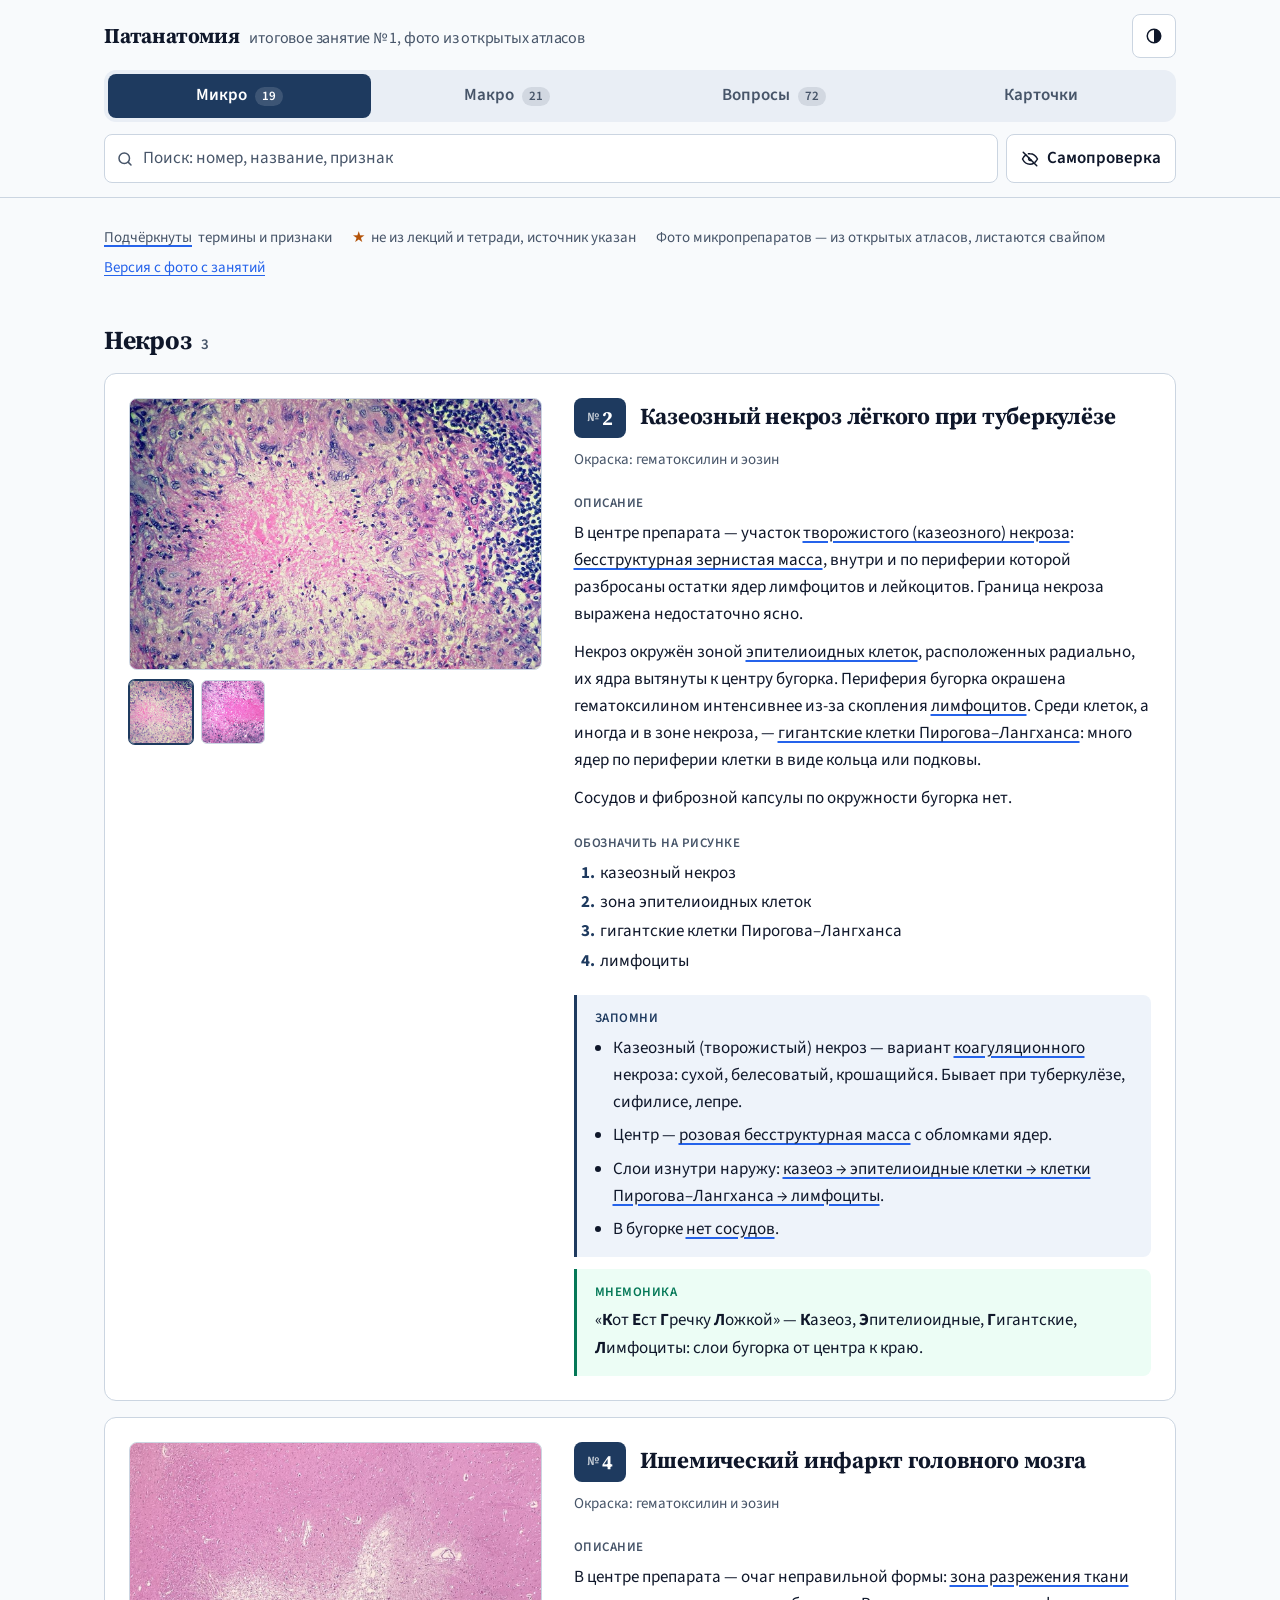
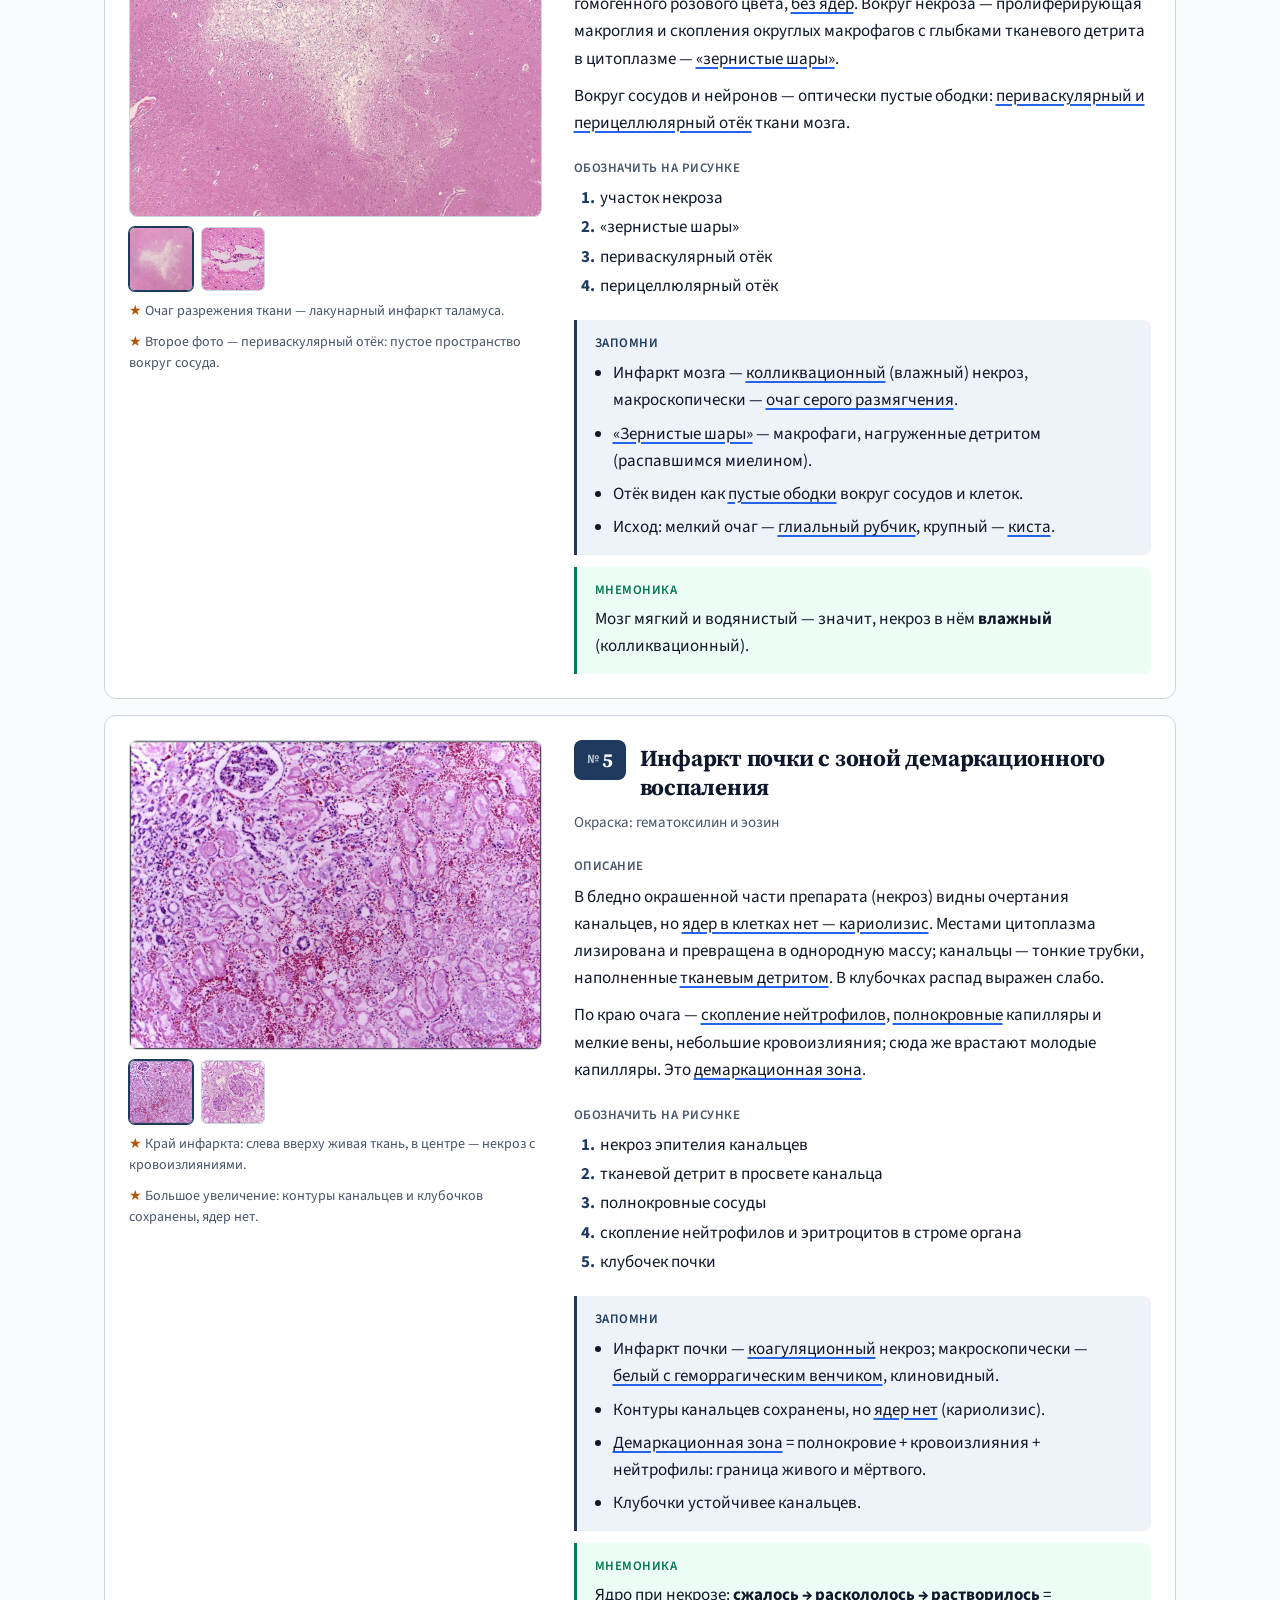
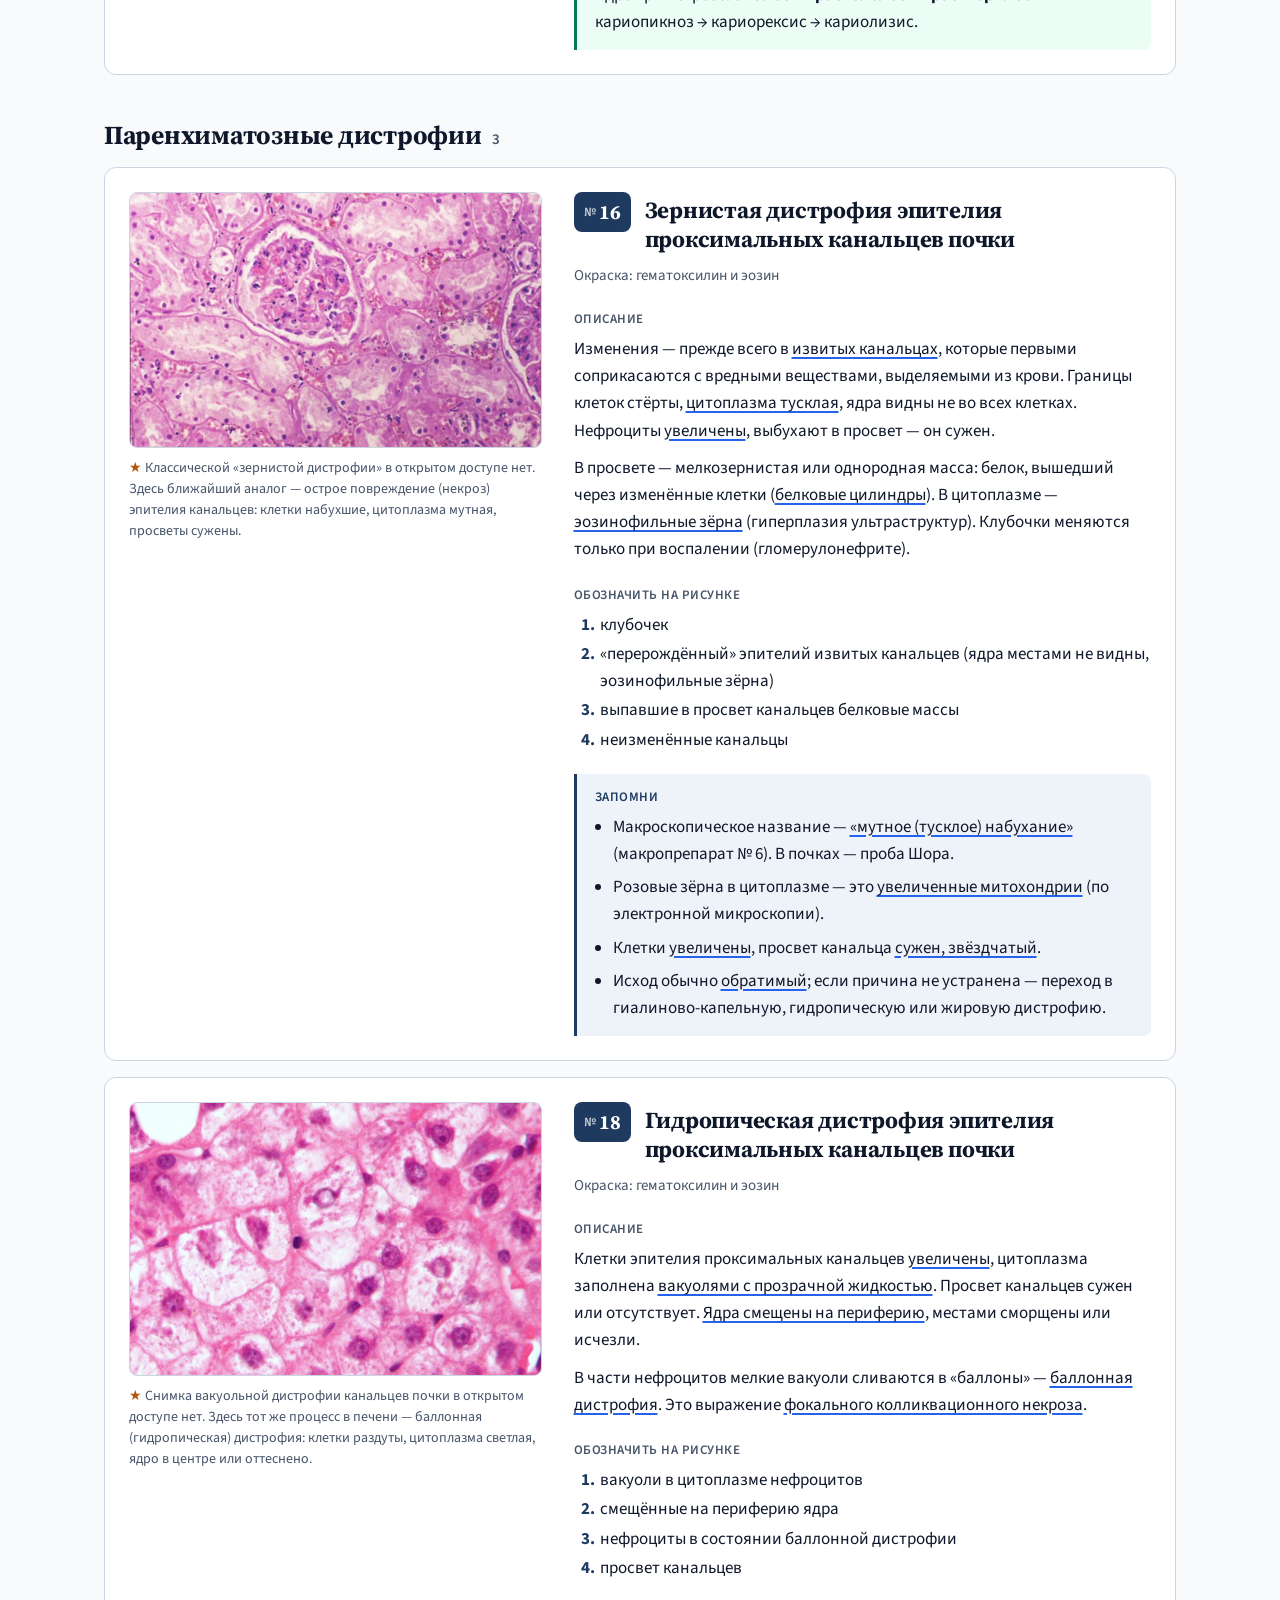
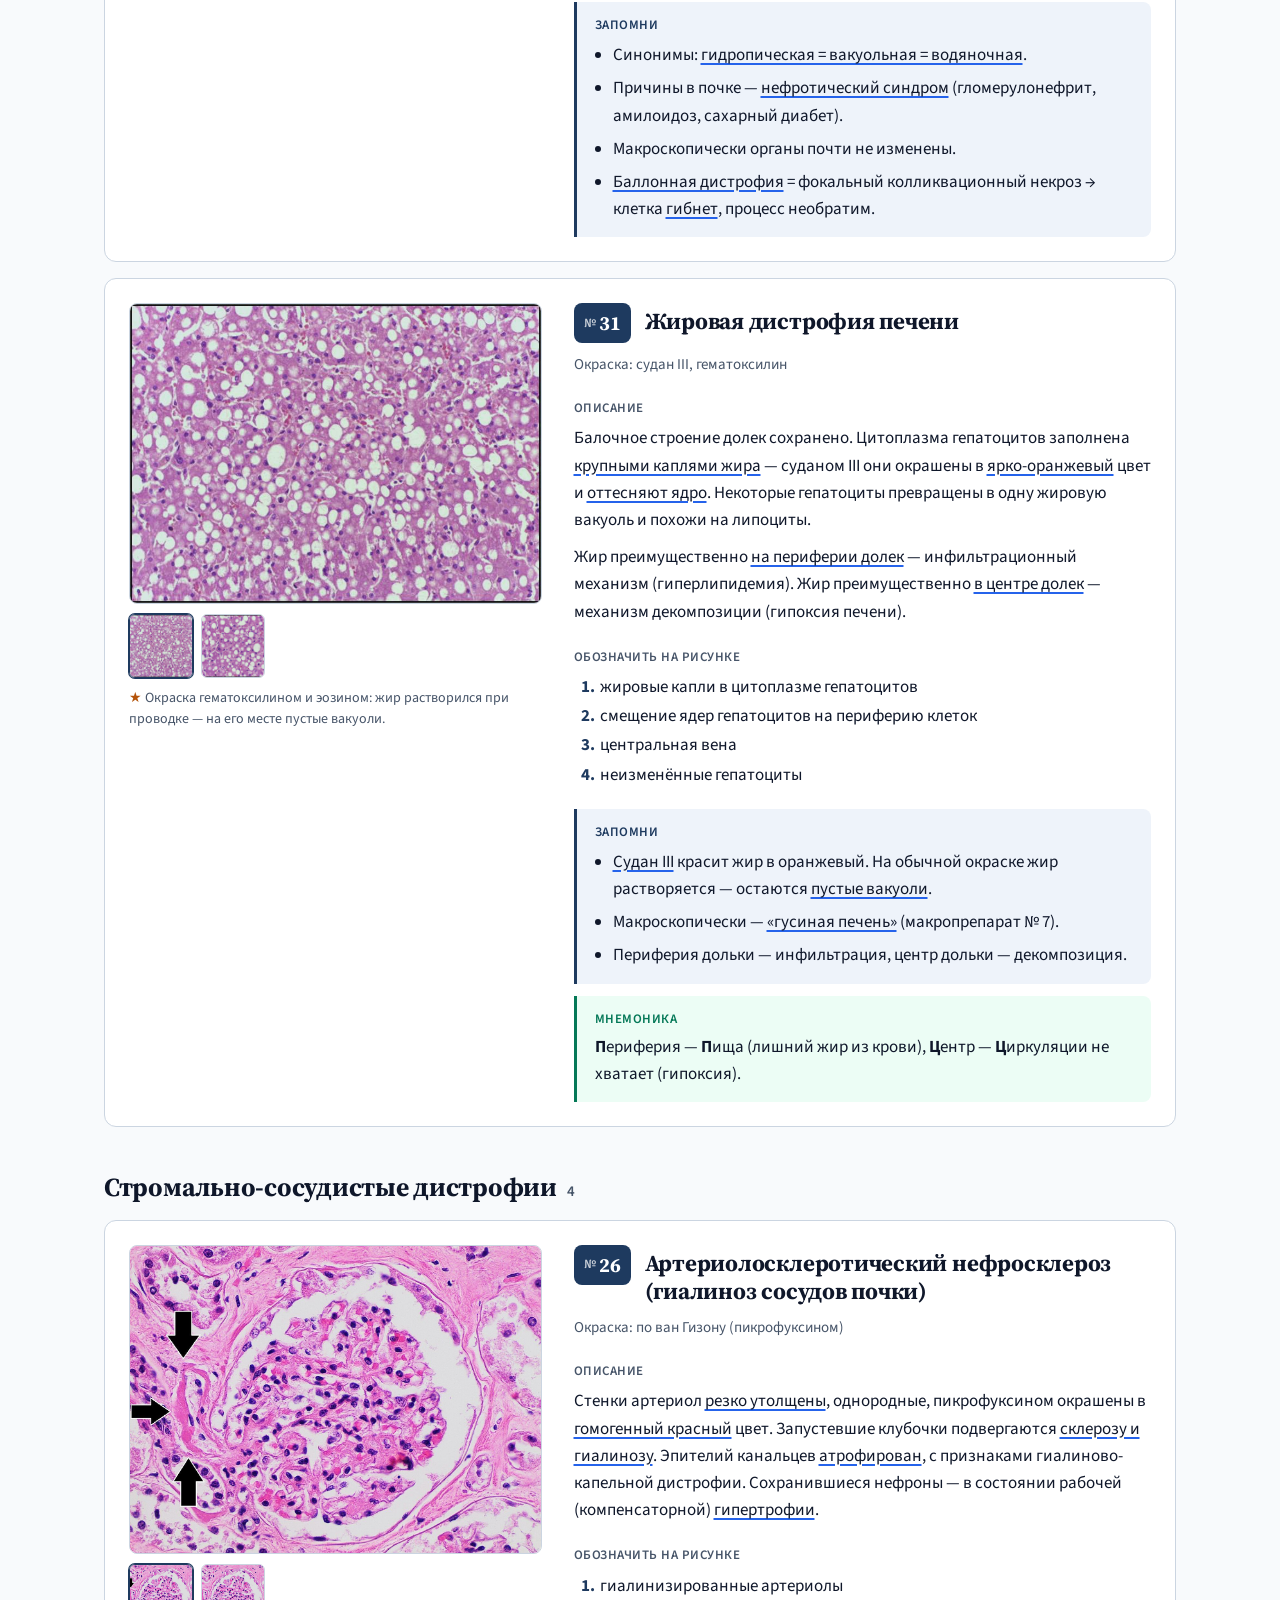
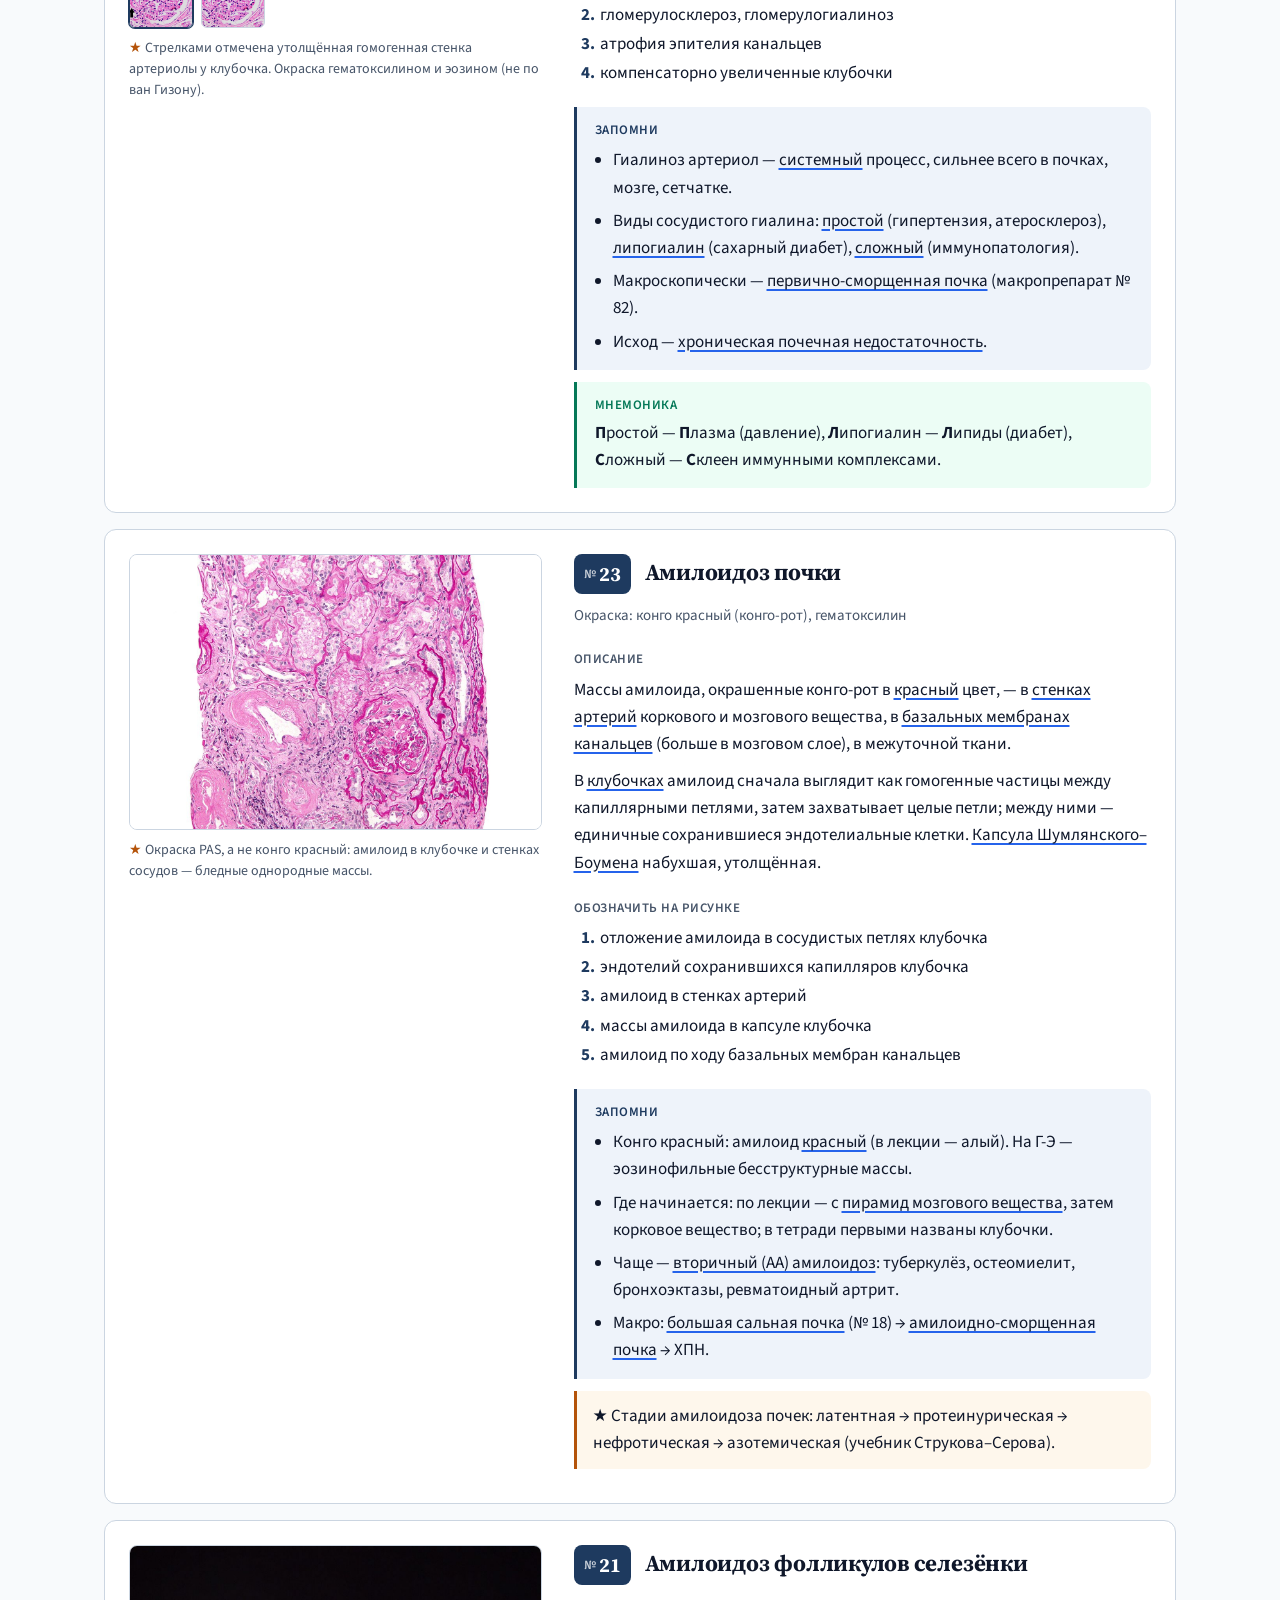
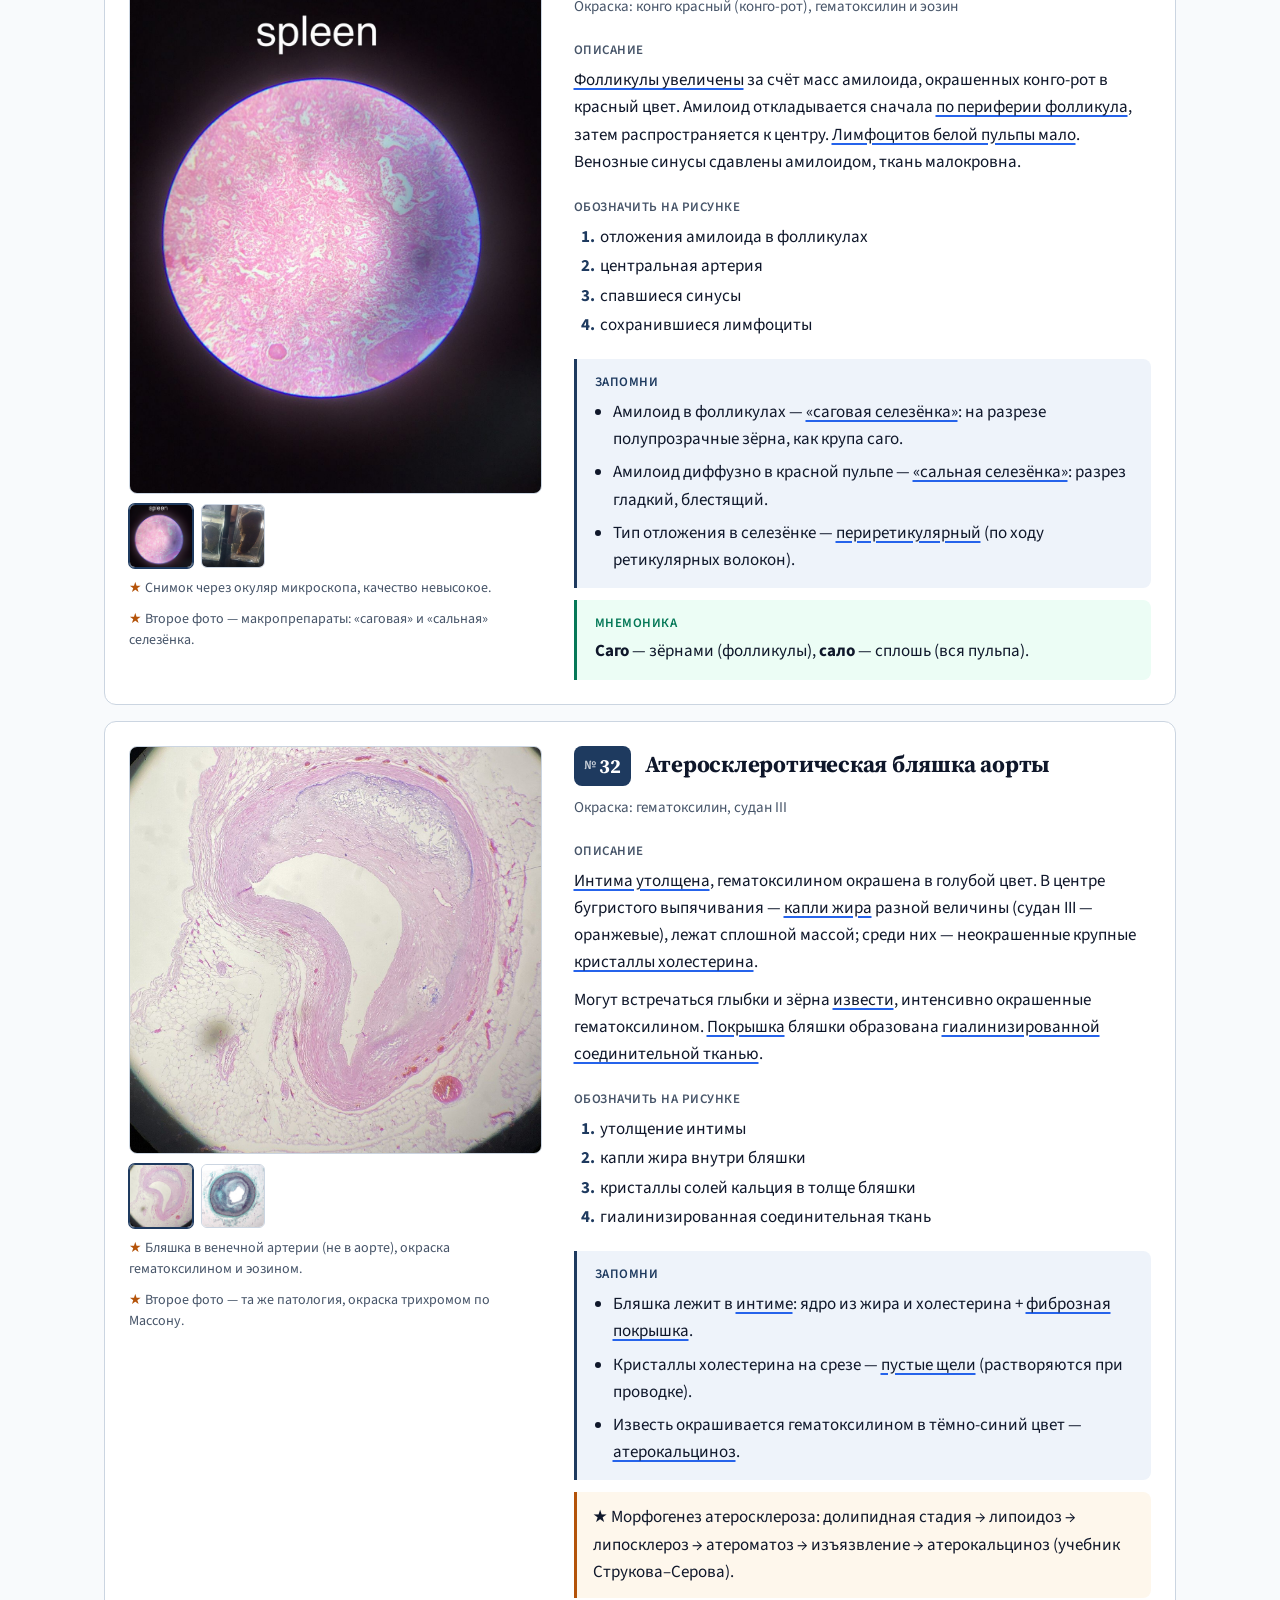
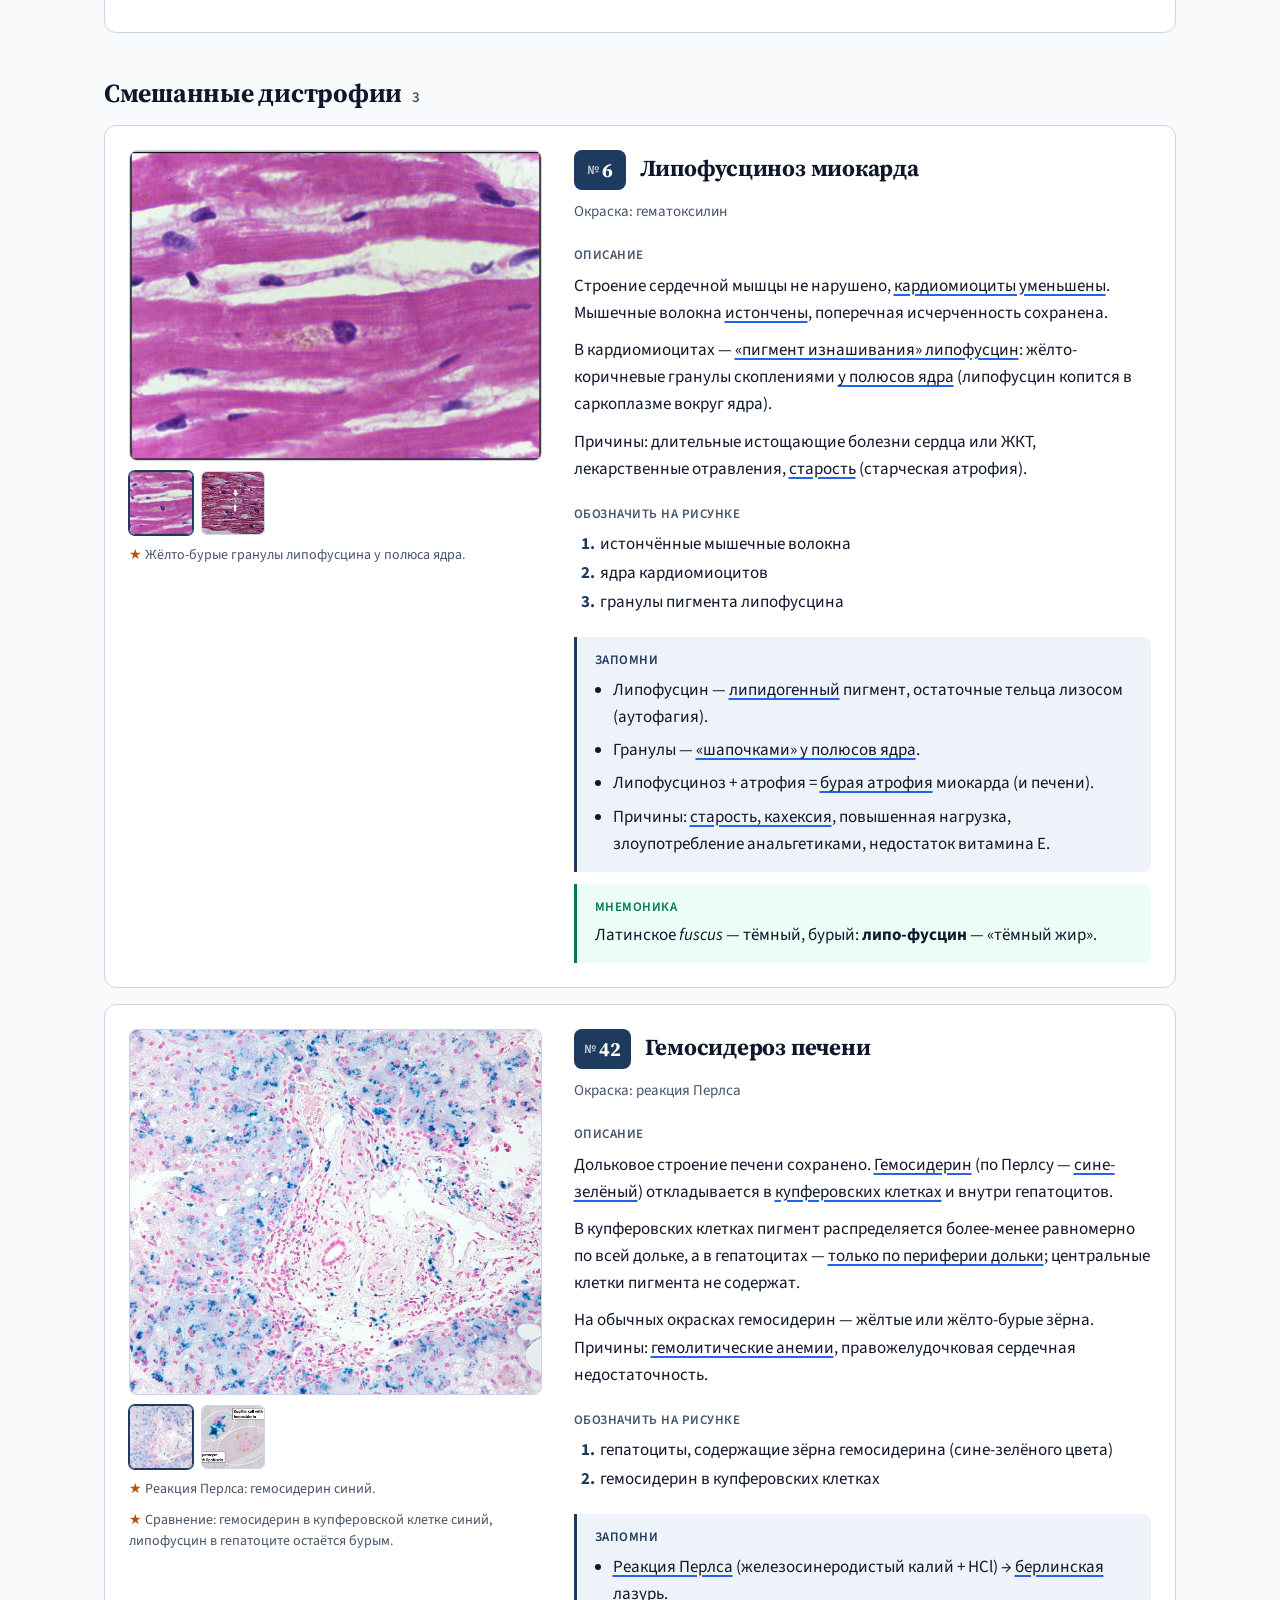
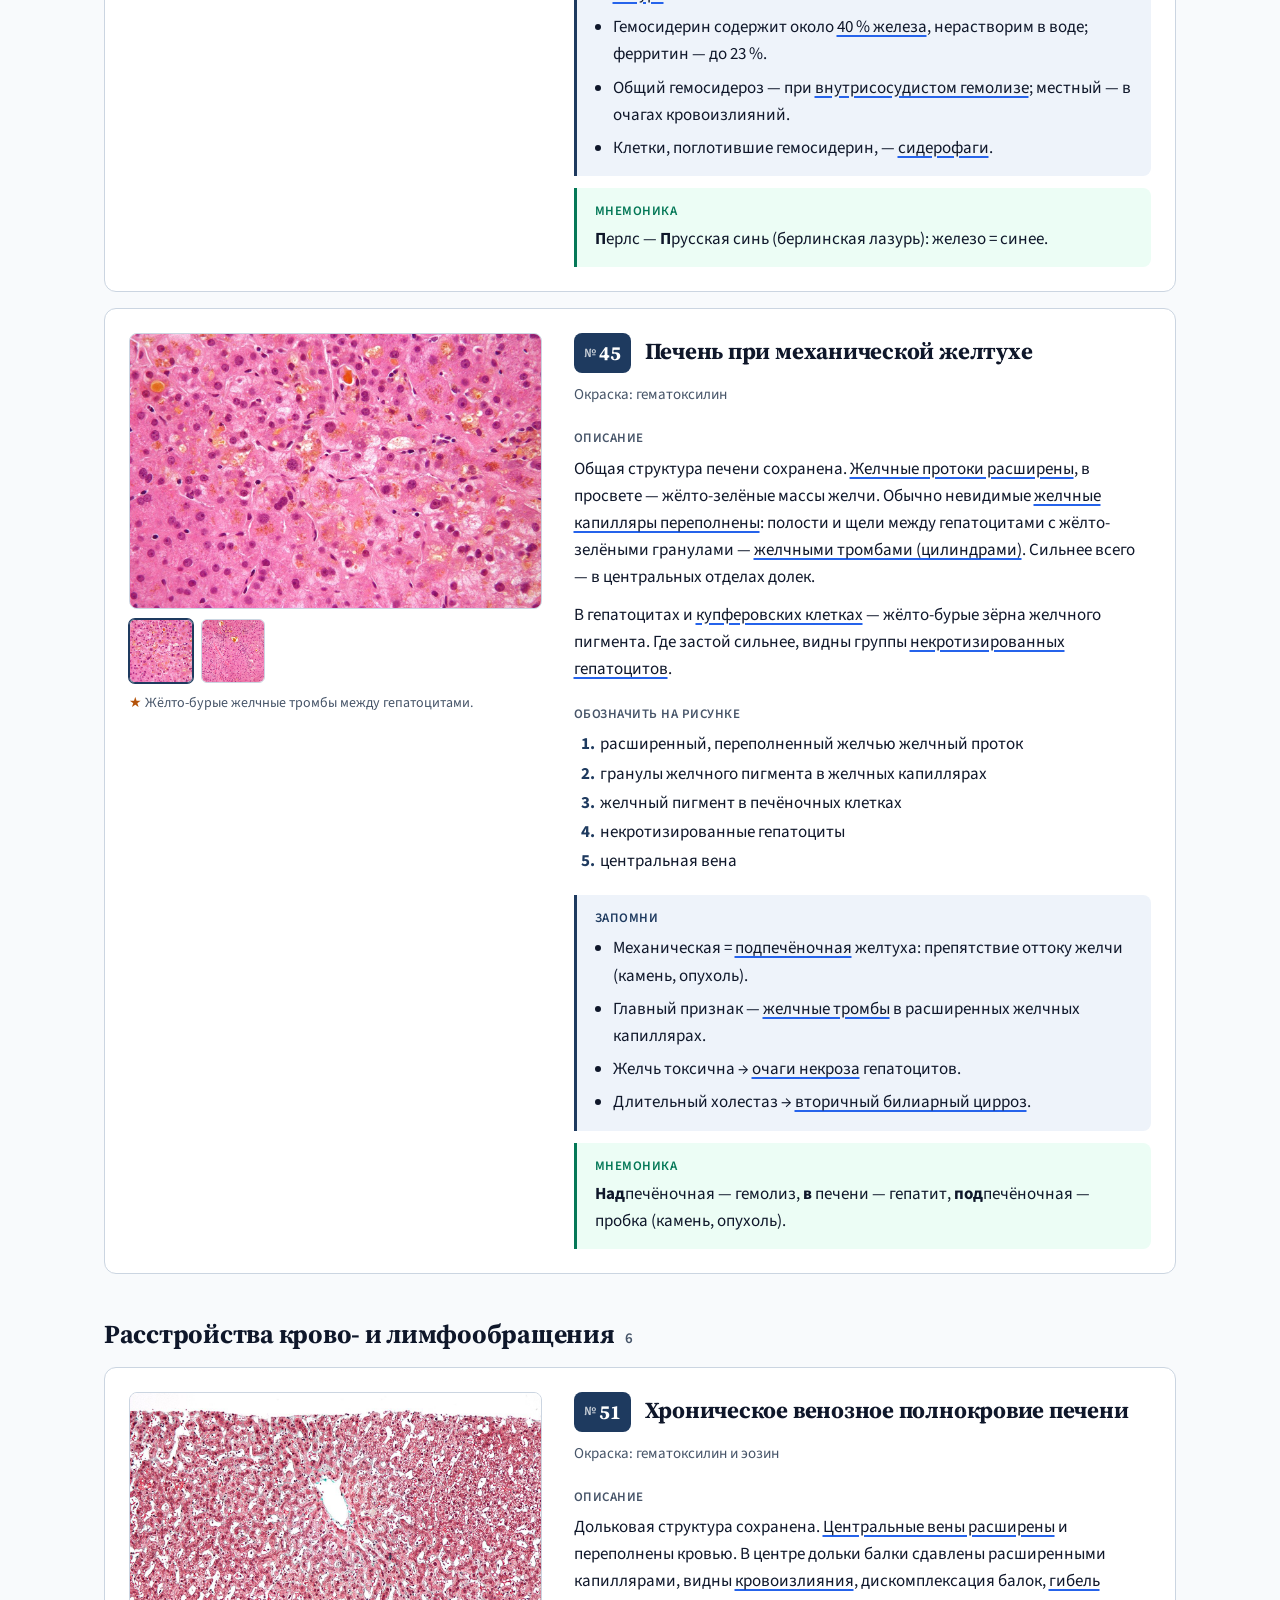
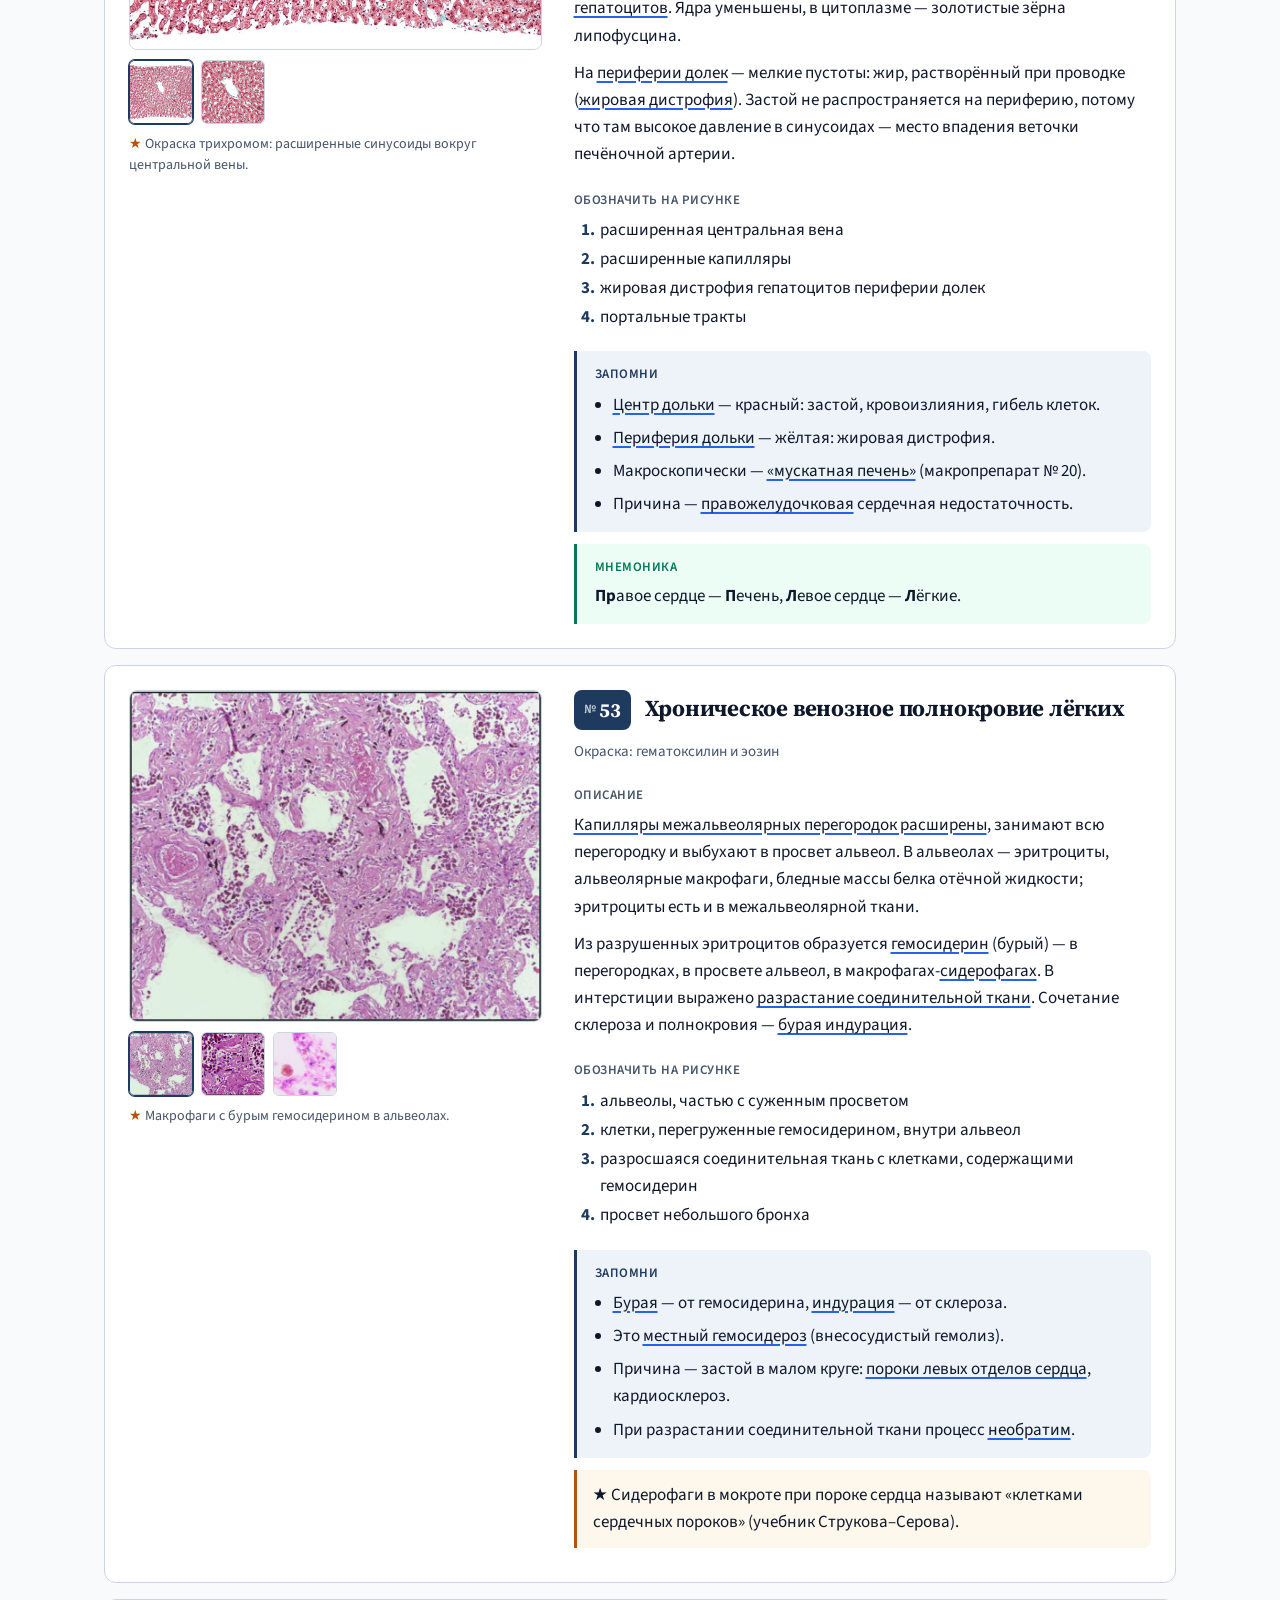
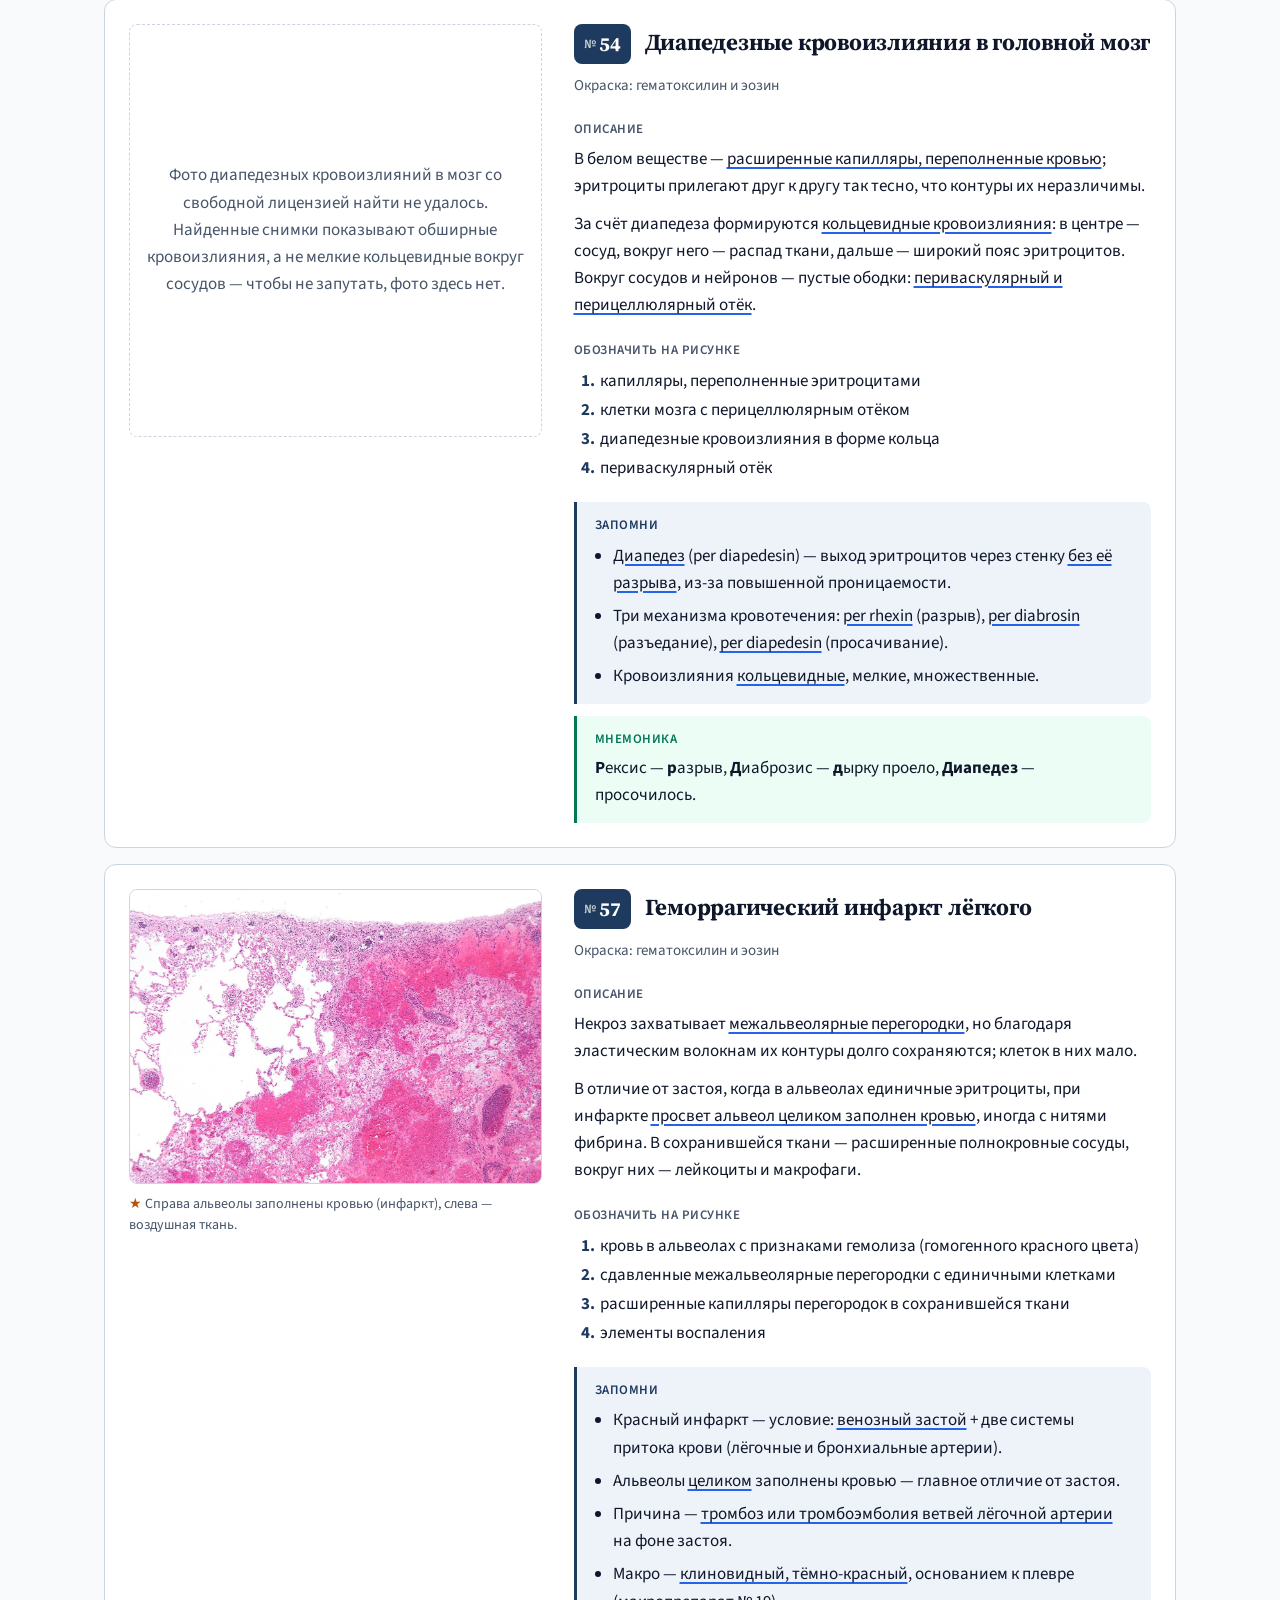
<file: index.html>
<!doctype html>
<html lang="ru">
<head>
<meta charset="utf-8">
<meta name="viewport" content="width=device-width, initial-scale=1">
<title>Патанатомия: препараты из атласов</title>
<meta name="description" content="Микро- и макропрепараты к итоговому занятию № 1 по патологической анатомии; фото микропрепаратов из открытых атласов.">
<link rel="preconnect" href="https://fonts.googleapis.com">
<link rel="preconnect" href="https://fonts.gstatic.com" crossorigin>
<link href="https://fonts.googleapis.com/css2?family=Source+Sans+3:wght@400;600;700&family=Source+Serif+4:opsz,wght@8..60,600;8..60,700&display=swap" rel="stylesheet">
<link rel="stylesheet" href="assets/style.css">
<link rel="icon" href="data:image/svg+xml,%3Csvg xmlns='http://www.w3.org/2000/svg' viewBox='0 0 32 32'%3E%3Ccircle cx='16' cy='16' r='14' fill='%23c2306a'/%3E%3Ccircle cx='12' cy='13' r='4' fill='%234a3f9a'/%3E%3Ccircle cx='20' cy='19' r='3' fill='%234a3f9a'/%3E%3C/svg%3E">
<script data-goatcounter="https://zebalka.goatcounter.com/count" async src="https://gc.zgo.at/count.js"></script>
</head>
<body data-page="preps" data-base="">
<header class="top">
  <div class="top-inner">
    <div class="brand">
      <a class="home" href="./">Патанатомия <span class="sub">итоговое занятие № 1, фото из открытых атласов</span></a>
      <div class="tools">
        <button class="btn icon" id="theme" type="button" aria-label="Сменить тему">
          <svg width="18" height="18" viewBox="0 0 24 24" aria-hidden="true"><circle cx="12" cy="12" r="9" fill="none" stroke="currentColor" stroke-width="2"/><path d="M12 3a9 9 0 0 1 0 18z" fill="currentColor"/></svg>
        </button>
      </div>
    </div>
    <nav class="switch" aria-label="Разделы">
      <a href="#micro" data-tab="micro">Микро <span class="count">19</span></a>
      <a href="#macro" data-tab="macro">Макро <span class="count">21</span></a>
      <a href="voprosy/">Вопросы <span class="count">72</span></a>
      <a href="kartochki/">Карточки</a>
    </nav>
    <div class="row">
      <div class="search-wrap"><svg width="18" height="18" viewBox="0 0 24 24" fill="none" stroke="currentColor" stroke-width="2" stroke-linecap="round" stroke-linejoin="round" aria-hidden="true"><circle cx="11" cy="11" r="7"/><path d="m20 20-3.5-3.5"/></svg><input class="search" id="search" type="search" placeholder="Поиск: номер, название, признак" aria-label="Поиск по препаратам"></div>
      <button class="btn" id="quiz" type="button" aria-pressed="false"><svg width="18" height="18" viewBox="0 0 24 24" fill="none" stroke="currentColor" stroke-width="2" stroke-linecap="round" stroke-linejoin="round" aria-hidden="true"><path d="M3 3l18 18"/><path d="M10.6 10.6a2 2 0 0 0 2.8 2.8"/><path d="M9.9 5.1A10.4 10.4 0 0 1 12 5c6.5 0 10 7 10 7a17.6 17.6 0 0 1-3.2 4.2"/><path d="M6.6 6.6C3.9 8.4 2 12 2 12s3.5 7 10 7a9.7 9.7 0 0 0 5.4-1.6"/></svg>Самопроверка</button>
      <button class="btn" id="shuffle" type="button" aria-label="Перемешать" hidden><svg width="18" height="18" viewBox="0 0 24 24" fill="none" stroke="currentColor" stroke-width="2" stroke-linecap="round" stroke-linejoin="round" aria-hidden="true"><path d="M16 3h5v5"/><path d="M4 20 21 3"/><path d="M21 16v5h-5"/><path d="M15 15l6 6"/><path d="M4 4l5 5"/></svg><span class="txt">Перемешать</span></button>
    </div>
  </div>
</header>
<main class="wrap">
  <p class="legend"><span><u>Подчёркнуты</u> термины и признаки</span><span><span class="star">★</span> не из лекций и тетради, источник указан</span><span>Фото микропрепаратов — из открытых атласов, листаются свайпом</span><span><a href="https://zsasq1.github.io/patanV1/">Версия с фото с занятий</a></span></p>
  <button class="btn other" id="other" type="button" hidden></button>
  <div id="list"></div>
  <p class="empty" id="empty" hidden></p>
</main>
<script src="data/preparaty.js"></script>
<script src="assets/app.js"></script>
</body>
</html>
</file>
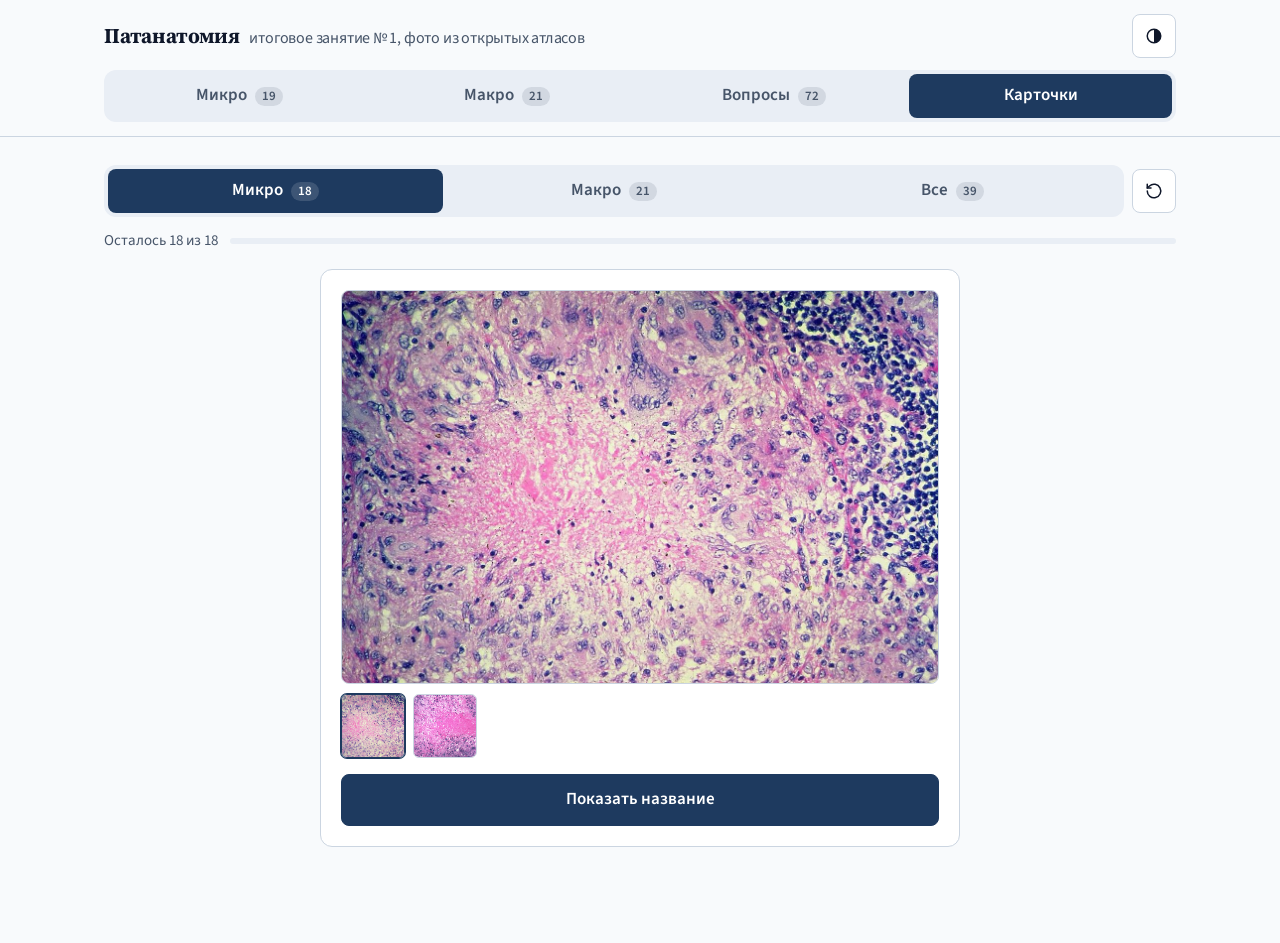
<file: kartochki/index.html>
<!doctype html>
<html lang="ru">
<head>
<meta charset="utf-8">
<meta name="viewport" content="width=device-width, initial-scale=1">
<title>Патанатомия: карточки (атласы)</title>
<meta name="description" content="Флеш-карточки к итоговому занятию № 1 по патологической анатомии: по фото назвать препарат.">
<link rel="preconnect" href="https://fonts.googleapis.com">
<link rel="preconnect" href="https://fonts.gstatic.com" crossorigin>
<link href="https://fonts.googleapis.com/css2?family=Source+Sans+3:wght@400;600;700&family=Source+Serif+4:opsz,wght@8..60,600;8..60,700&display=swap" rel="stylesheet">
<link rel="stylesheet" href="../assets/style.css">
<link rel="icon" href="data:image/svg+xml,%3Csvg xmlns='http://www.w3.org/2000/svg' viewBox='0 0 32 32'%3E%3Ccircle cx='16' cy='16' r='14' fill='%23c2306a'/%3E%3Ccircle cx='12' cy='13' r='4' fill='%234a3f9a'/%3E%3Ccircle cx='20' cy='19' r='3' fill='%234a3f9a'/%3E%3C/svg%3E">
<script data-goatcounter="https://zebalka.goatcounter.com/count" async src="https://gc.zgo.at/count.js"></script>
</head>
<body data-page="cards" data-base="../">
<header class="top">
  <div class="top-inner">
    <div class="brand">
      <a class="home" href="../">Патанатомия <span class="sub">итоговое занятие № 1, фото из открытых атласов</span></a>
      <div class="tools">
        <button class="btn icon" id="theme" type="button" aria-label="Сменить тему">
          <svg width="18" height="18" viewBox="0 0 24 24" aria-hidden="true"><circle cx="12" cy="12" r="9" fill="none" stroke="currentColor" stroke-width="2"/><path d="M12 3a9 9 0 0 1 0 18z" fill="currentColor"/></svg>
        </button>
      </div>
    </div>
    <nav class="switch" aria-label="Разделы">
      <a href="../#micro">Микро <span class="count">19</span></a>
      <a href="../#macro">Макро <span class="count">21</span></a>
      <a href="../voprosy/">Вопросы <span class="count">72</span></a>
      <a href="./" aria-current="page">Карточки</a>
    </nav>
  </div>
</header>
<main class="wrap">
  <div class="fc-head">
    <div class="switch" role="group" aria-label="Колода">
      <button type="button" data-deck="micro" aria-pressed="false">Микро <span class="count"></span></button>
      <button type="button" data-deck="macro" aria-pressed="false">Макро <span class="count"></span></button>
      <button type="button" data-deck="all" aria-pressed="false">Все <span class="count"></span></button>
    </div>
    <button class="btn icon" id="fc-restart" type="button" aria-label="Перемешать и начать заново" title="Перемешать и начать заново"><svg width="18" height="18" viewBox="0 0 24 24" fill="none" stroke="currentColor" stroke-width="2" stroke-linecap="round" stroke-linejoin="round" aria-hidden="true"><path d="M3 12a9 9 0 1 0 3-6.7L3 8"/><path d="M3 3v5h5"/></svg></button>
  </div>
  <div class="fc-progress"><span id="fc-count"></span><div class="track"><i id="fc-bar"></i></div></div>
  <div id="fc" aria-live="polite"></div>
</main>
<script src="../data/preparaty.js"></script>
<script src="../assets/app.js"></script>
</body>
</html>
</file>
<file: assets/style.css>
/*
  ПатанV1 — дизайн-система по скилу UI/UX Pro Max:
  стиль Minimalism & Swiss Style, палитра Academic Journal (navy + citation gold),
  шрифты — засечки в заголовках (Source Serif 4) и разборчивый гротеск в тексте (Source Sans 3).
*/
:root {
  --bg: #f8fafc;
  --card: #ffffff;
  --fg: #0f172a;
  --muted-fg: #475569;
  --muted: #e9eef5;
  --border: #cbd5e1;
  --primary: #1e3a5f;      /* институциональный синий: навигация, номера */
  --on-primary: #ffffff;
  --term: #2563eb;         /* подчёркивание терминов, ссылки */
  --accent: #b45309;       /* ★ — дополнено не из лекций и тетради */
  --accent-soft: #fef7ec;
  --memo: #047857;         /* мнемоники */
  --memo-soft: #ecfdf5;
  --remember-soft: #eef3fa;
  --ring: #1e3a5f;
  --radius: 8px;
  --radius-lg: 12px;
  --serif: "Source Serif 4", "PT Serif", Georgia, serif;
  --sans: "Source Sans 3", "Segoe UI", system-ui, -apple-system, sans-serif;
  --ease: 200ms ease;
  color-scheme: light;
}
@media (prefers-color-scheme: dark) {
  :root:not([data-theme="light"]) {
    --bg: #0f172a;
    --card: #162033;
    --fg: #e2e8f0;
    --muted-fg: #94a3b8;
    --muted: #1e293b;
    --border: #2c3b52;
    --primary: #93c5fd;
    --on-primary: #0f172a;
    --term: #7fb0ff;
    --accent: #f0a845;
    --accent-soft: #2a2114;
    --memo: #34d399;
    --memo-soft: #10261f;
    --remember-soft: #182a44;
    --ring: #93c5fd;
    color-scheme: dark;
  }
}
:root[data-theme="dark"] {
  --bg: #0f172a;
  --card: #162033;
  --fg: #e2e8f0;
  --muted-fg: #94a3b8;
  --muted: #1e293b;
  --border: #2c3b52;
  --primary: #93c5fd;
  --on-primary: #0f172a;
  --term: #7fb0ff;
  --accent: #f0a845;
  --accent-soft: #2a2114;
  --memo: #34d399;
  --memo-soft: #10261f;
  --remember-soft: #182a44;
  --ring: #93c5fd;
  color-scheme: dark;
}

/* ---------- основа ---------- */
* { box-sizing: border-box; }
[hidden] { display: none !important; }
html { -webkit-text-size-adjust: 100%; }
body {
  margin: 0;
  background: var(--bg);
  color: var(--fg);
  font: 400 17px/1.6 var(--sans);
  -webkit-font-smoothing: antialiased;
  /* длинные слова вроде «Артериолосклеротический» на узком экране переносим, а не вылезаем за край */
  overflow-wrap: break-word;
}
/* переносим только длинные слова (от 14 букв), «инфаркт» не рвём */
h1, h2, h3 { hyphens: auto; -webkit-hyphens: auto; hyphenate-limit-chars: 14 6 6; }
.prep-head > h3, .qa-q > span:last-child { min-width: 0; }
img { max-width: 100%; display: block; }
a { color: var(--term); text-underline-offset: 3px; }
button, input { font: inherit; color: inherit; }
button, a, .prep-photos img { cursor: pointer; }
:focus-visible { outline: 2px solid var(--ring); outline-offset: 2px; border-radius: 4px; }
.prep, .qa, section[id] { scroll-margin-top: 16px; }

/* термины и определения */
u, dfn {
  text-decoration: underline;
  text-decoration-color: var(--term);
  text-decoration-thickness: 2px;
  text-underline-offset: 3px;
}
dfn { font-style: normal; font-weight: 600; }
.star { color: var(--accent); }
p.star, div.star {
  color: var(--fg);
  background: var(--accent-soft);
  border-left: 3px solid var(--accent);
  padding: 12px 16px;
  border-radius: 0 var(--radius) var(--radius) 0;
  margin: 0 0 10px;
}
div.star p { margin: 0 0 8px; }
div.star p:last-child { margin-bottom: 0; }

/* ---------- шапка ---------- */
.top { background: var(--bg); border-bottom: 1px solid var(--border); }

/* плавающий глазик самопроверки — появляется, когда шапка ушла вверх */
.fab {
  position: fixed; z-index: 30;
  top: calc(12px + env(safe-area-inset-top)); right: calc(12px + env(safe-area-inset-right));
  width: 48px; height: 48px; border-radius: 999px;
  display: inline-flex; align-items: center; justify-content: center;
  background: var(--card); color: var(--fg); border: 1px solid var(--border);
  box-shadow: 0 2px 8px rgba(15, 23, 42, .12);
  visibility: hidden; opacity: 0; transform: translateY(-6px);
  transition: opacity var(--ease), transform var(--ease), visibility var(--ease), background-color var(--ease), border-color var(--ease);
}
.fab.show { visibility: visible; opacity: 1; transform: none; }
.fab:hover { border-color: var(--primary); }
.fab[aria-pressed="true"] { background: var(--primary); border-color: var(--primary); color: var(--on-primary); }
/* только боковые отступы — вертикальные у main и .top-inner свои */
.top-inner, .wrap { max-width: 1120px; margin: 0 auto; padding-left: 24px; padding-right: 24px; }
.top-inner { display: flex; flex-direction: column; gap: 12px; padding-top: 14px; padding-bottom: 14px; }
.brand { display: flex; align-items: center; justify-content: space-between; gap: 12px; }
.brand a.home {
  text-decoration: none; color: var(--fg);
  font: 700 21px/1.2 var(--serif); letter-spacing: -0.01em;
}
.brand .sub { font: 400 16px/1.2 var(--sans); color: var(--muted-fg); margin-left: 6px; }
.tools { display: flex; gap: 8px; align-items: center; }

.switch {
  display: grid; grid-auto-flow: column; grid-auto-columns: minmax(0, 1fr); gap: 4px;
  background: var(--muted); border-radius: var(--radius-lg); padding: 4px;
}
.switch a, .switch button {
  min-height: 44px; display: flex; align-items: center; justify-content: center; gap: 8px;
  border: 0; background: transparent; border-radius: var(--radius);
  font-weight: 600; text-decoration: none; color: var(--muted-fg);
  transition: background-color var(--ease), color var(--ease);
}
.switch a:hover { color: var(--fg); background: color-mix(in srgb, var(--card) 60%, transparent); }
.switch [aria-current="page"], .switch [aria-pressed="true"] { background: var(--primary); color: var(--on-primary); }
.switch [aria-current="page"]:hover, .switch [aria-pressed="true"]:hover { background: var(--primary); color: var(--on-primary); }
.switch button { font: inherit; font-weight: 600; cursor: pointer; }
.switch .count {
  font-weight: 600; font-size: 13px; line-height: 1; padding: 3px 7px; border-radius: 999px;
  background: color-mix(in srgb, currentColor 14%, transparent);
}

.row { display: flex; gap: 8px; align-items: center; flex-wrap: wrap; }
.search-wrap { position: relative; flex: 1 1 200px; min-width: 0; }
.search-wrap svg { position: absolute; left: 12px; top: 50%; transform: translateY(-50%); color: var(--muted-fg); pointer-events: none; }
.search {
  width: 100%; min-height: 44px;
  border: 1px solid var(--border); background: var(--card);
  border-radius: var(--radius); padding: 10px 12px 10px 38px;
  transition: border-color var(--ease);
}
.search:hover { border-color: var(--muted-fg); }
.search::placeholder { color: var(--muted-fg); }
.btn {
  min-height: 44px; border: 1px solid var(--border); background: var(--card); color: var(--fg);
  border-radius: var(--radius); padding: 10px 14px; white-space: nowrap; text-decoration: none;
  display: inline-flex; align-items: center; justify-content: center; gap: 8px; font-weight: 600;
  transition: border-color var(--ease), background-color var(--ease), color var(--ease);
}
.btn:hover { border-color: var(--primary); }
.btn svg { flex: none; }
.btn[aria-pressed="true"] { background: var(--primary); border-color: var(--primary); color: var(--on-primary); }
.btn.icon { width: 44px; padding: 0; }
.btn.primary { background: var(--primary); border-color: var(--primary); color: var(--on-primary); }
.btn.primary:hover { opacity: .92; }

/* ---------- содержимое ---------- */
main { padding: 28px 0 96px; }
.legend {
  display: flex; flex-wrap: wrap; gap: 6px 20px;
  color: var(--muted-fg); font-size: 15px; margin: 0 0 8px;
}
.legend span { display: inline-flex; align-items: center; gap: 6px; }
.group-title {
  display: flex; align-items: baseline; gap: 10px;
  font: 700 26px/1.25 var(--serif); letter-spacing: -0.01em; color: var(--fg);
  margin: 44px 0 16px;
}
.group-title .count { font: 600 15px/1 var(--sans); color: var(--muted-fg); }
.empty { color: var(--muted-fg); padding: 40px 0; }
.other { margin: 12px 0 0; border-color: var(--primary); color: var(--primary); }

/* ---------- карточка препарата ---------- */
.prep {
  display: grid; grid-template-columns: minmax(0, 5fr) minmax(0, 7fr); gap: 32px;
  background: var(--card); border: 1px solid var(--border); border-radius: var(--radius-lg);
  padding: 24px; margin-bottom: 16px;
}
.prep-photos { display: flex; flex-direction: column; gap: 10px; }
.prep-photos .main {
  aspect-ratio: 1 / 1; width: 100%; object-fit: cover; border-radius: var(--radius);
  background: #0b1020; transition: opacity var(--ease);
}
.prep-photos .main:hover { opacity: .92; }
.prep-photos.macro .main { aspect-ratio: 3 / 4; }
.prep-photos .main.contain { aspect-ratio: auto; object-fit: contain; background: var(--card); border: 1px solid var(--border); }
.thumbs { display: flex; gap: 8px; }
.thumbs img {
  width: 64px; height: 64px; object-fit: cover; border-radius: 6px;
  border: 1px solid var(--border); transition: border-color var(--ease);
}
.thumbs img:hover { border-color: var(--primary); }
.thumbs img.cur { border-color: var(--primary); box-shadow: 0 0 0 1px var(--primary); }
/* главное фото листается свайпом вбок, вертикальная прокрутка страницы остаётся */
.prep-photos .main { touch-action: pan-y; user-select: none; -webkit-user-drag: none; }
.photo-credit, .photo-note { font-size: 14px; line-height: 1.5; color: var(--muted-fg); }
.credits { margin: 40px 0 0; font-size: 14px; line-height: 1.5; color: var(--muted-fg); }
.credits summary { cursor: pointer; font-weight: 600; color: var(--fg); padding: 10px 0; }
.credits ul { margin: 4px 0 0; padding-left: 20px; }
.credits li + li { margin-top: 4px; }
.nophoto {
  aspect-ratio: 1 / 1; border: 1px dashed var(--border); border-radius: var(--radius);
  display: grid; place-items: center; color: var(--muted-fg); padding: 16px; text-align: center;
}

.prep-head { display: flex; gap: 14px; align-items: flex-start; }
.slide-label {
  flex: none; min-width: 52px; height: 40px; padding: 0 10px;
  display: inline-flex; align-items: center; justify-content: center;
  background: var(--primary); color: var(--on-primary); border-radius: var(--radius);
  font: 700 20px/1 var(--serif); font-variant-numeric: lining-nums tabular-nums;
}
.slide-label::before { content: "№"; font: 600 13px/1 var(--sans); opacity: .75; margin-right: 3px; }
.prep h3 { margin: 4px 0 0; font: 700 23px/1.25 var(--serif); letter-spacing: -0.01em; }
.meta { color: var(--muted-fg); font-size: 15px; margin: 10px 0 4px; }
.meta div + div { margin-top: 2px; }
.prep h4, .qa h4 {
  font: 600 13px/1.4 var(--sans); letter-spacing: .04em; text-transform: uppercase;
  color: var(--muted-fg); margin: 22px 0 8px;
}
.prep p { margin: 0 0 10px; }
.marks { margin: 0; padding-left: 24px; }
.marks li { padding-left: 2px; }
.marks li + li { margin-top: 2px; }
.marks li::marker { color: var(--primary); font-weight: 700; }

.remember {
  background: var(--remember-soft); border-left: 3px solid var(--primary);
  border-radius: 0 var(--radius) var(--radius) 0; padding: 14px 18px; margin: 20px 0 0;
}
.remember h4 { margin: 0 0 8px !important; color: var(--primary) !important; }
.remember ul { margin: 0; padding-left: 18px; }
.remember li + li { margin-top: 6px; }
.mnemo {
  background: var(--memo-soft); border-left: 3px solid var(--memo);
  border-radius: 0 var(--radius) var(--radius) 0; padding: 14px 18px; margin: 12px 0 0;
}
.mnemo h4 { margin: 0 0 6px !important; color: var(--memo) !important; }
.mnemo p { margin: 0; }
.starblock { margin-top: 12px; }
.src { font-size: 14px; color: var(--muted-fg); margin-top: 16px; }

/* ---------- самопроверка ---------- */
.reveal { display: none; }
.quiz .reveal { display: inline-flex; margin-top: 14px; }
.quiz .hideable { display: none; }
.quiz .open .hideable { display: block; }
.quiz .open .reveal { display: none; }
.quiz .prep:not(.open) .name-hidden::after { content: "Что это за препарат?"; color: var(--muted-fg); }
.quiz .prep:not(.open) h3 .name { display: none; }
.quiz .prep:not(.open) .meta { display: none; }
/* подписи к фото часто называют процесс — до ответа их не показываем */
.quiz .prep:not(.open) .photo-note { display: none; }
.nophoto .short { display: none; }
.quiz .prep:not(.open) .nophoto .short { display: inline; }
.quiz .prep:not(.open) .nophoto .full { display: none; }

/* ---------- вопросы ---------- */
.qa-layout { display: grid; grid-template-columns: 236px minmax(0, 1fr); gap: 48px; }
.toc {
  position: sticky; top: 16px; align-self: start; font-size: 15px;
  max-height: calc(100vh - 32px); overflow-y: auto; padding-top: 44px;
}
.toc a {
  display: flex; justify-content: space-between; gap: 8px;
  padding: 8px 10px; border-radius: var(--radius); color: var(--muted-fg); text-decoration: none;
  transition: background-color var(--ease), color var(--ease);
}
.toc a:hover { color: var(--fg); background: var(--muted); }
.toc .n { flex: none; font-variant-numeric: tabular-nums; opacity: .8; }
.qa {
  background: var(--card); border: 1px solid var(--border); border-radius: var(--radius-lg);
  padding: 22px 24px; margin-bottom: 12px;
}
.qa-q { display: flex; gap: 14px; align-items: baseline; margin: 0; font: 700 20px/1.35 var(--serif); }
.qa-n {
  flex: none; min-width: 36px; height: 30px; padding: 0 8px; border-radius: var(--radius);
  display: inline-flex; align-items: center; justify-content: center; transform: translateY(-2px);
  background: var(--muted); color: var(--primary); font: 700 16px/1 var(--sans); font-variant-numeric: tabular-nums;
}
.qa-body { margin-top: 12px; max-width: 74ch; }
.qa-body p { margin: 0 0 10px; }
.qa-body ul, .qa-body ol { margin: 0 0 10px; padding-left: 22px; }
.qa-body li + li { margin-top: 3px; }
.qa-body table {
  border-collapse: collapse; width: 100%; margin: 8px 0 14px; font-size: 15px; line-height: 1.5;
}
.qa-body th, .qa-body td { border: 1px solid var(--border); padding: 8px 10px; text-align: left; vertical-align: top; }
.qa-body th { background: var(--muted); font-weight: 600; }
.chips { display: flex; flex-wrap: wrap; gap: 8px; margin-top: 14px; }
.chip {
  display: inline-flex; align-items: center; min-height: 36px;
  font-size: 14px; padding: 6px 12px; border-radius: 999px;
  border: 1px solid var(--border); background: var(--card); text-decoration: none; color: var(--fg);
  transition: border-color var(--ease), color var(--ease);
}
.chip:hover { border-color: var(--primary); color: var(--primary); }
.quiz .qa:not(.open) .qa-body { display: none; }
.quiz .qa .reveal { margin-left: 50px; }

/* ---------- лайтбокс ---------- */
.lb {
  position: fixed; inset: 0; z-index: 100; background: rgba(6, 10, 20, .94);
  display: none; touch-action: none;
}
.lb.on { display: block; }
/* фото — между кнопкой «Закрыть» (64px сверху) и нижней панелью; её высоту (--bar) задаёт app.js */
.lb img {
  position: absolute; left: 50%; top: calc((64px + 100% - var(--bar, 76px)) / 2);
  max-width: 96vw; max-height: calc(100% - 64px - var(--bar, 76px) - 8px);
  transform-origin: center; user-select: none; -webkit-user-drag: none; cursor: grab;
}
.lb-bar {
  position: absolute; left: 0; right: 0; bottom: 0; padding: 12px 16px calc(12px + env(safe-area-inset-bottom));
  display: flex; gap: 8px; align-items: center; justify-content: space-between; color: #e2e8f0; font-size: 15px;
}
.lb button {
  width: 44px; height: 44px; display: inline-flex; align-items: center; justify-content: center;
  background: rgba(255, 255, 255, .12); color: #fff; border: 0; border-radius: var(--radius);
  transition: background-color var(--ease);
}
.lb button:hover { background: rgba(255, 255, 255, .22); }
.lb .lb-close { position: absolute; top: calc(12px + env(safe-area-inset-top)); right: 12px; }
.lb .lb-cap { flex: 1; text-align: center; opacity: .9; }

/* ---------- флеш-карточки ---------- */
.fc-head { display: flex; gap: 8px; align-items: center; margin: 0 0 12px; }
.fc-head .switch { flex: 1; }
.fc-progress { display: flex; align-items: center; gap: 12px; margin: 0 0 16px; color: var(--muted-fg); font-size: 15px; }
.fc-progress .track { flex: 1; height: 6px; border-radius: 999px; background: var(--muted); overflow: hidden; }
.fc-progress .track i { display: block; height: 100%; width: 0; background: var(--primary); transition: width var(--ease); }
#fc-count { flex: none; font-variant-numeric: tabular-nums; }
.fc {
  max-width: 640px; margin: 0 auto; background: var(--card); border: 1px solid var(--border);
  border-radius: var(--radius-lg); padding: 20px; display: flex; flex-direction: column; gap: 16px;
}
/* на телефоне у .prep фото переставляется вниз (order: 3) — в карточке фото всегда первое */
.fc .prep-photos { order: 0; }
.fc .prep-photos.macro .main { aspect-ratio: 3 / 4; max-height: 70vh; object-fit: contain; background: var(--card); }
.fc-name { display: flex; gap: 14px; align-items: flex-start; }
.fc-name h2 { margin: 4px 0 0; font: 700 24px/1.25 var(--serif); letter-spacing: -0.01em; min-width: 0; }
.fc-kind { color: var(--muted-fg); font-size: 15px; margin-top: 6px; }
.fc-back > .photo-note { margin-top: 8px; }
.fc-more { display: inline-block; margin-top: 10px; font-size: 15px; }
.fc-actions { display: flex; gap: 8px; }
.fc-actions .btn { flex: 1; min-height: 52px; font-size: 17px; }
.fc-done { text-align: center; }
.fc-done h2 { margin: 8px 0 0; font: 700 26px/1.25 var(--serif); }
.fc-done p { margin: 0; color: var(--muted-fg); }
.fc-done .fc-actions { flex-direction: column; }

/* ---------- адаптив ---------- */
@media (max-width: 1023px) {
  .prep { gap: 24px; }
}
@media (max-width: 860px) {
  .qa-layout { grid-template-columns: minmax(0, 1fr); gap: 0; }
  .toc {
    position: static; display: flex; gap: 8px; overflow-x: auto; max-height: none;
    padding: 4px 0 8px; margin: 16px 0 0; scrollbar-width: none;
  }
  .toc::-webkit-scrollbar { display: none; }
  .toc a { flex: none; border: 1px solid var(--border); background: var(--card); border-radius: 999px; padding: 8px 14px; }
}
@media (max-width: 720px) {
  body { font-size: 16px; }
  .top-inner, .wrap { padding-left: 16px; padding-right: 16px; }
  .top-inner { gap: 8px; padding-top: 10px; padding-bottom: 10px; }
  .brand a.home { font-size: 18px; }
  .brand .sub { display: none; }
  .switch a, .switch button { font-size: 15px; gap: 6px; padding: 0 4px; }
  .fc { padding: 14px; border-radius: var(--radius); }
  .fc-name h2 { font-size: 21px; }
  .btn .txt { display: none; }
  .btn { padding: 10px 12px; }
  main { padding-top: 20px; }
  .group-title { font-size: 22px; margin-top: 32px; }
  .prep { display: flex; flex-direction: column; gap: 0; padding: 16px; border-radius: var(--radius); }
  .prep-text { display: contents; }
  .prep-head { order: 1; }
  .meta { order: 2; margin-bottom: 12px; }
  .prep-photos { order: 3; }
  .prep .reveal { order: 4; }
  .hideable { order: 5; }
  .prep h3 { font-size: 20px; }
  .qa { padding: 16px; border-radius: var(--radius); }
  .qa-q { font-size: 18px; gap: 10px; }
  .quiz .qa .reveal { margin-left: 0; }
  /* таблица не влезает в телефон — каждая строка становится плашкой, название колонки над значением */
  .qa-body table, .qa-body tbody, .qa-body tr, .qa-body td { display: block; }
  .qa-body thead { display: none; }
  .qa-body tr { border: 1px solid var(--border); border-radius: var(--radius); overflow: hidden; }
  .qa-body tr + tr { margin-top: 8px; }
  .qa-body td { border: 0; padding: 8px 12px; }
  .qa-body td + td { border-top: 1px solid var(--border); }
  .qa-body td:first-child { background: var(--muted); font-weight: 600; }
  .qa-body td[data-label]::before {
    content: attr(data-label); display: block; font-size: 13px; font-weight: 600; color: var(--muted-fg);
  }
  .prep, .qa, section[id] { scroll-margin-top: 12px; }
  .search-wrap { flex-basis: 120px; }
  .legend { font-size: 14px; gap: 2px 14px; }
}
/* четыре раздела в шапке не помещаются с числами на узком телефоне */
@media (max-width: 520px) {
  .top .switch .count { display: none; }
  .top .switch a { font-size: 14px; padding: 0 2px; }
}
@media (prefers-reduced-motion: reduce) {
  *, *::before, *::after { transition: none !important; }
}
</file>
